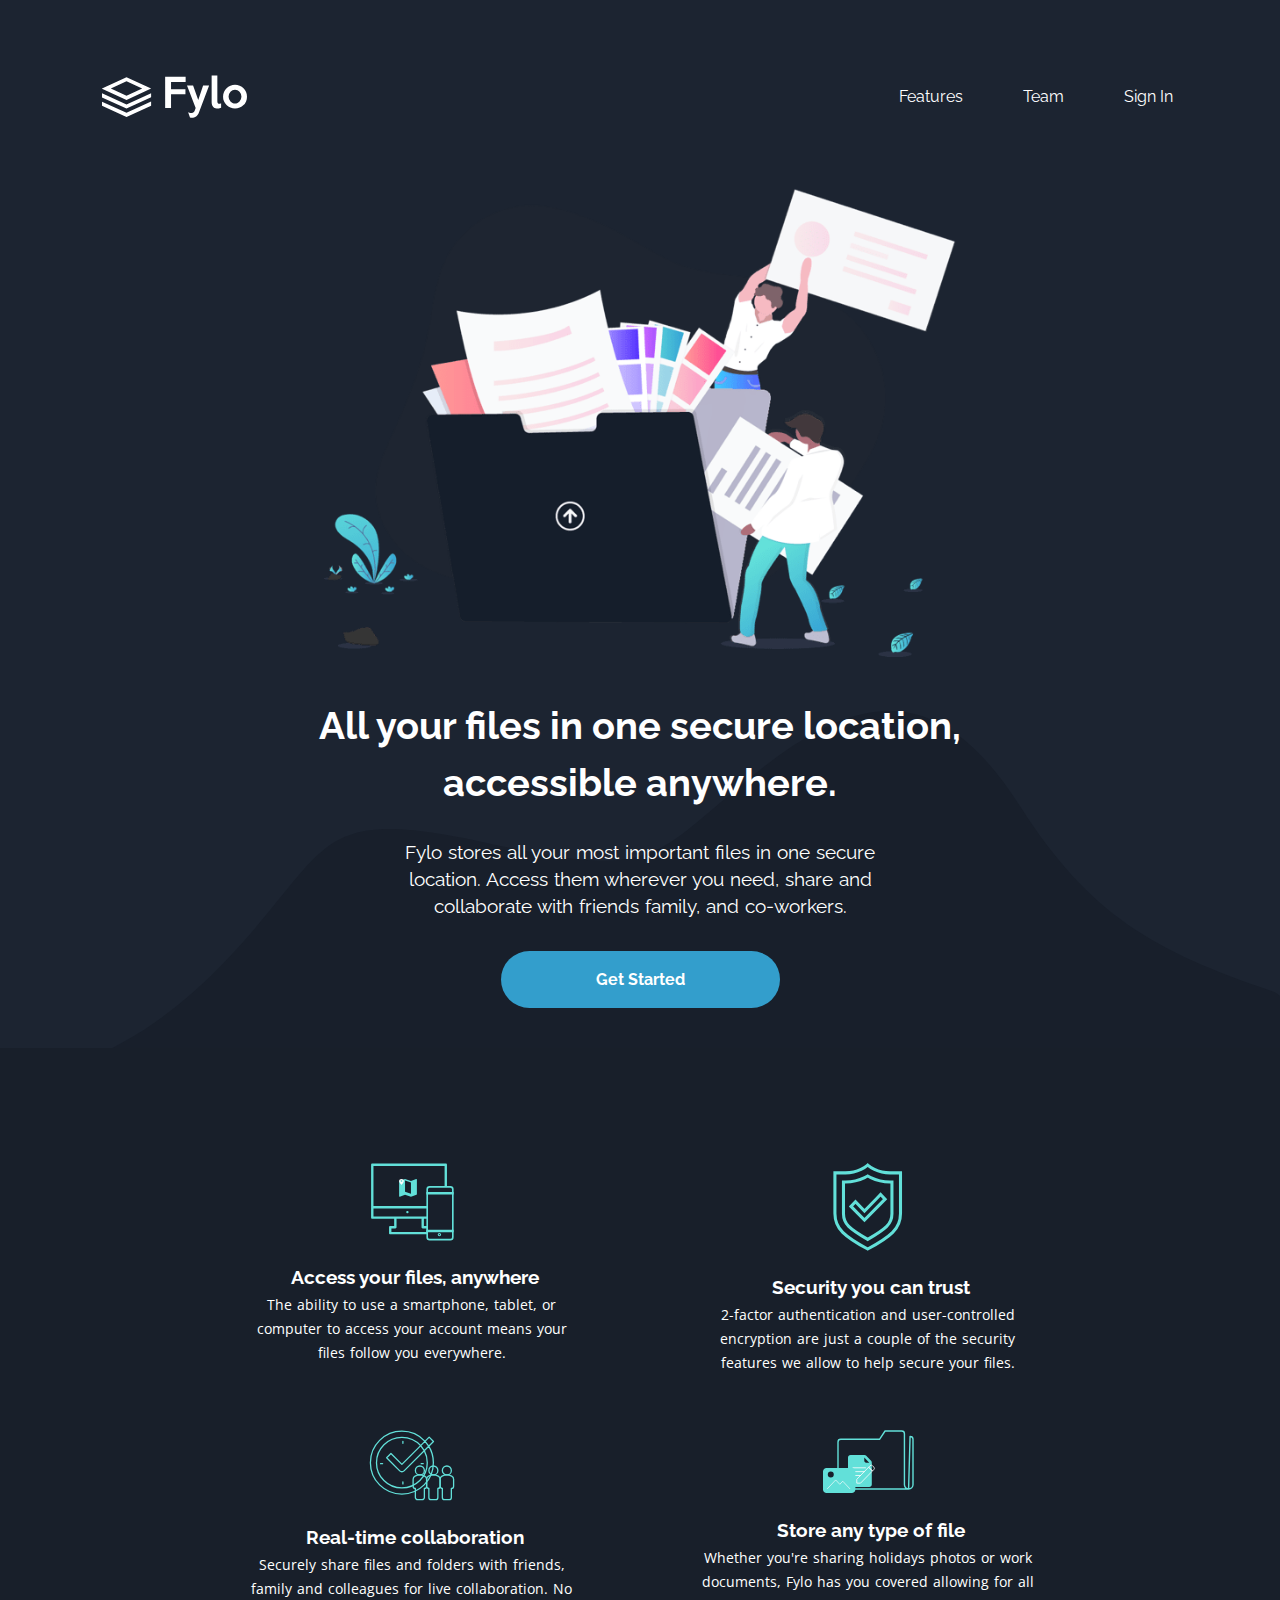
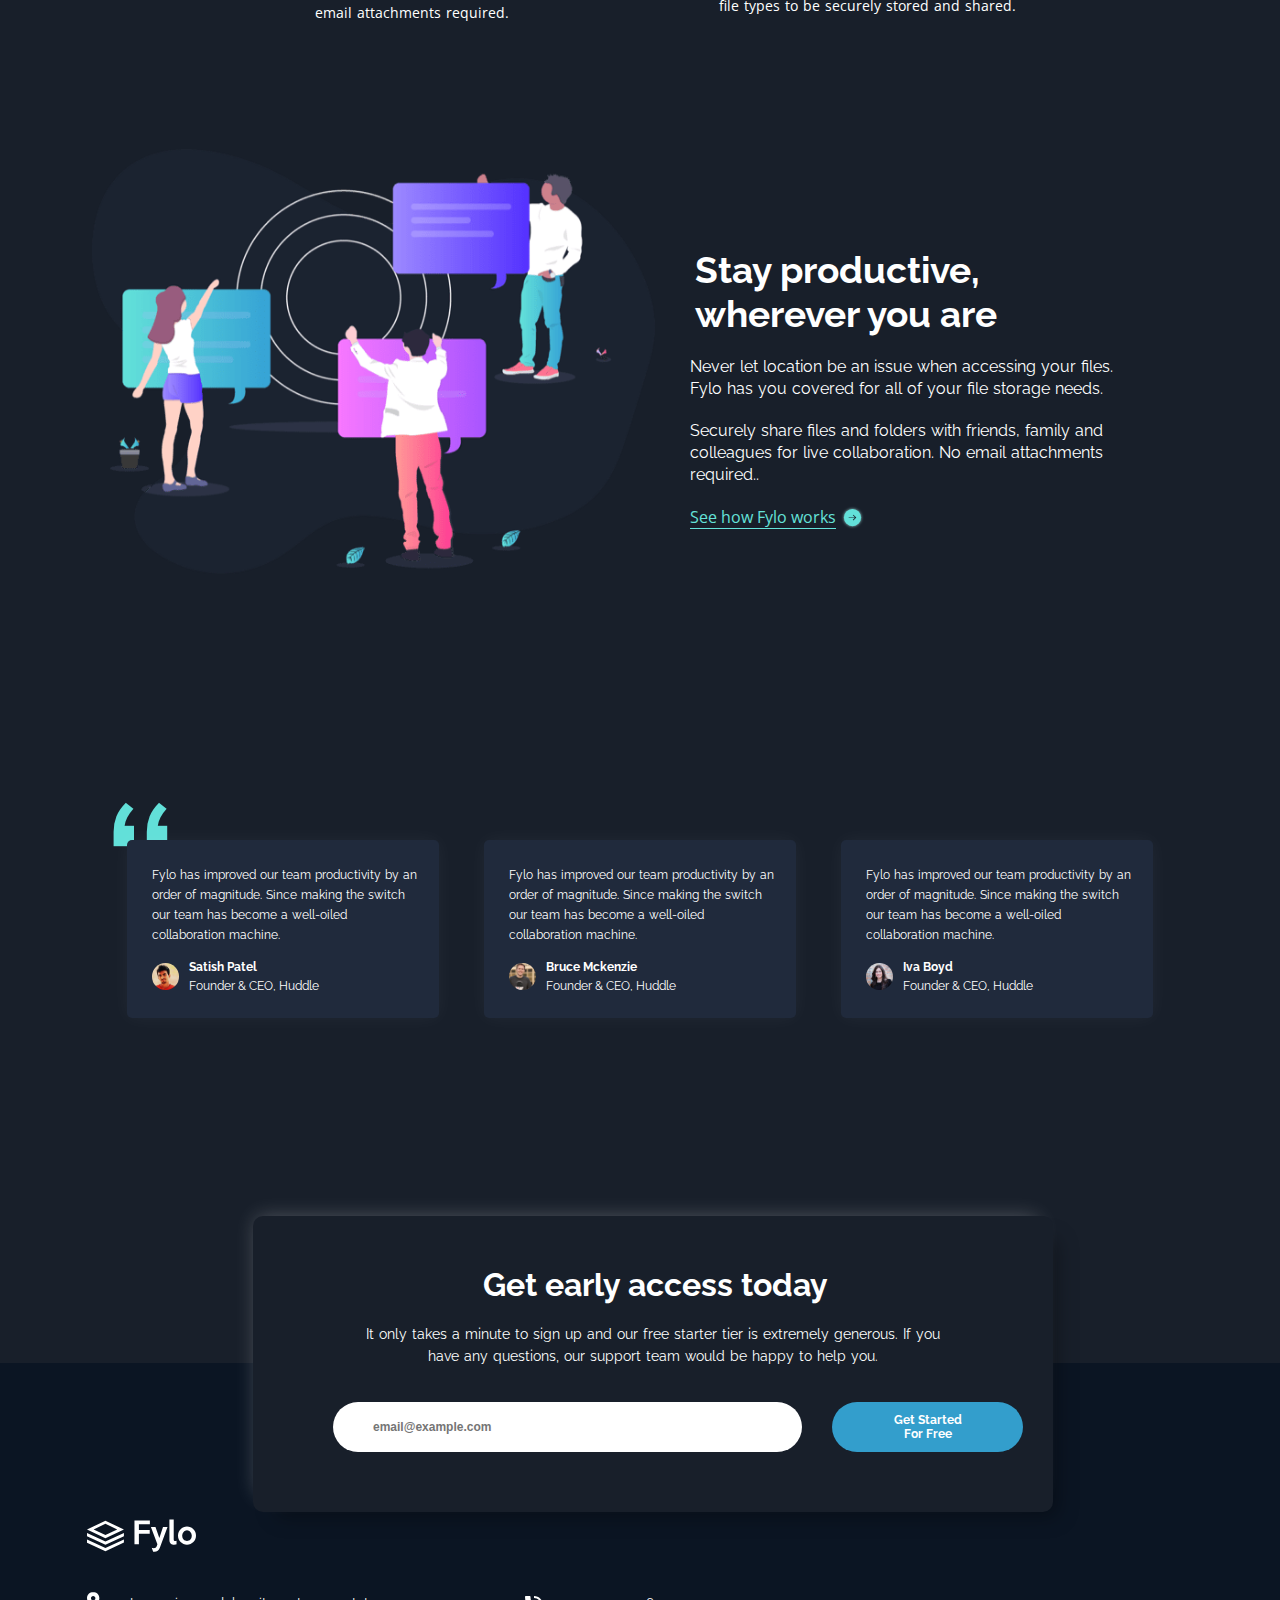
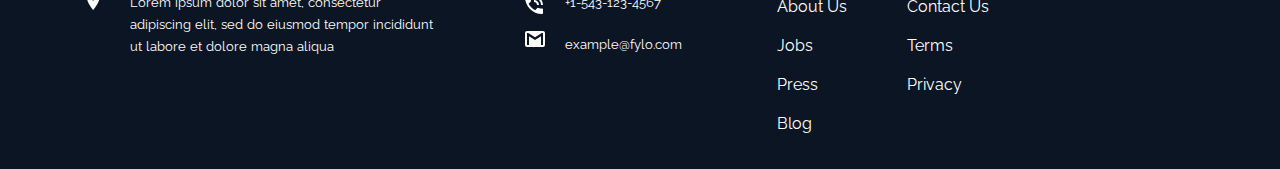
<file: FYLO-DARK-THEME-LANDING-PAGE-MASTER/index.html>
<!DOCTYPE html>
<html lang="es">
<head>
  <meta charset="UTF-8">
  <meta name="viewport" content="width=device-width, initial-scale=1.0"> 
  <link rel="icon" type="image/png" sizes="32x32" href="./images/favicon-32x32.png">
  <link rel="stylesheet" type="text/css" href="estilo.css">
  <title>Practica </title>
</head>
<body>

  <header class="header">
    <div class="container">
      <nav class="header__nav"> <!-- es el nav -->
        <figure class="header__figure"> 
          <img src="images/logo.svg" alt="logo" class="logo">
        </figure>
        <div class="container__links">
          <a href="#" class="hero__link">Features</a>
          <a href="#" class="hero__link">Team</a>
          <a href="#" class="hero__link">Sign In</a>
        </div>
      </nav>

      <section class="section"> <!-- es la ilustracion y textos -->
        <figure class="section__figure">
          <img src="images/illustration-intro.png" alt="illustration" class="illustration">
        </figure>
        <div class="section__flex">
          <h1 class="title">All your files in one secure location, accessible anywhere.</h1>
          <p class="paragraph paragraph--title">Fylo stores all your most important files in one secure location. Access them wherever you need, share and collaborate with friends family, and co-workers.</p>
          <a href="#" class="cta cta--title">Get Started</a>
        </div>
      </section>

    </div>
  </header>

  <main class="main">
    <div class="wave"></div>
    <div class="container">
      
      <div class="container__grid"> <!-- son los iconos en grid -->
        <section class="main__section main__section__top"> <!-- son los que tienen icono -->
          <div class="container__main__section">
            <figure class="main__figure">
              <img src="images/icon-access-anywhere.svg" alt="" class="main__images">
            </figure>
            <h2 class="subtitle subtitle--main">Access your files, anywhere</h2>
            <p class="paragraph paragraph--main">The ability to use a smartphone, tablet, or computer to access your account means your files follow you everywhere.</p>
          </div>
        </section>
  
        <section class="main__section"> <!-- son los que tienen icono -->
          <div class="container__main__section">
            <figure class="main__figure">
              <img src="images/icon-security.svg" alt="" class="main__images">
            </figure>
            <h2 class="subtitle subtitle--main">Security you can trust</h2>
            <p class="paragraph  paragraph--main">2-factor authentication and user-controlled encryption are just a couple of the security features we allow to help secure your files.</p>
          </div>
        </section>
  
        <section class="main__section"> <!-- son los que tienen icono -->
          <div class="container__main__section container__main__cambio">
            <figure class="main__figure">
              <img src="images/icon-collaboration.svg" alt="" class="main__images">
            </figure>
            <h2 class="subtitle subtitle--main">Real-time collaboration</h2>
            <p class="paragraph  paragraph--main">Securely share files and folders with friends, family and colleagues for live collaboration. No email attachments required.</p>
          <div>
        </section>
  
        <section class="main__section"> <!-- son los que tienen icono -->
          <div class="container__main__section container__main__cambio">
            <figure class="main__figure">
              <img src="images/icon-any-file.svg" alt="imagen__cuatro" class="main__images">
            </figure>
            <h2 class="subtitle subtitle--main">Store any type of file</h2>
            <p class="paragraph paragraph--main">Whether you're sharing holidays photos or work documents, Fylo has you covered allowing for all file types to be securely stored and shared.</p>
          </div>
        </section>
      </div>

      <section class="main__section"> <!-- es la ilustracion central -->
        <div class="container__figure">
          <figure class="central__figure">
            <img src="images/illustration-stay-productive.png" alt="illustration-main" class="main__illustration">
          </figure>
          <div class="main__container__texts">
            <h2 class="subtitle subtitle--cambio">Stay productive, wherever you are</h2>
            <p class="paragraph paragraph--ilustracion ">Never let location be an issue when accessing your files. Fylo has you covered for all of your file storage needs.</p>
            <p class="paragraph paragraph--ilustracion ">Securely share files and folders with friends, family and colleagues for live collaboration. No email attachments required..</p>
            <div class="cta__flex">
              <a href="#" class="main__cta">See how Fylo works</a>
              <figure class="image_arrow">
                <img src="images/icon-arrow.svg" alt="" class="arrow">
              </figure> 
            </div>
          </div>
        </div>
      </section>

      <section class="main__section"> <!-- son las cards -->
        <div class="quote"></div>
          <div class="cartas__flex">
            <section class="main__card ">  <!-- es cada carta con las citas -->
              <div class="card__flex">
                <p class="paragraph paragraph--card">Fylo has improved our team productivity by an order of magnitude. Since making the switch our team has become a well-oiled collaboration machine.</p>
                <div class="profile__flex">
                  <figure class="card__figure">
                    <img src="images/profile-1.jpg" class="img__profile">
                  </figure>
                  <div class="datos__flex">
                    <h3 class="card__name">Satish Patel</h3>
                    <p class="card__puesto">Founder & CEO, Huddle</p>
                  </div>
                </div>
              </div>
            </section>

            <section class="main__card ">  <!-- es cada carta con las citas -->
              <div class="card__flex">
                <p class="paragraph paragraph--card">Fylo has improved our team productivity by an order of magnitude. Since making the switch our team has become a well-oiled collaboration machine.</p>
                <div class="profile__flex">
                  <figure class="card__figure">
                    <img src="images/profile-2.jpg" class="img__profile">
                  </figure>
                  <div class="datos__flex">
                    <h3 class="card__name">Bruce Mckenzie</h3>
                    <p class="card__puesto">Founder & CEO, Huddle</p>
                  </div>
                </div>
              </div>
            </section>

            <section class="main__card ">  <!-- es cada carta con las citas -->
              <div class="card__flex">
                <p class="paragraph paragraph--card">Fylo has improved our team productivity by an order of magnitude. Since making the switch our team has become a well-oiled collaboration machine.</p>
                <div class="profile__flex">
                  <figure class="card__figure">
                    <img src="images/profile-3.jpg" class="img__profile">
                  </figure>
                  <div class="datos__flex">
                    <h3 class="card__name">Iva Boyd</h3>
                    <p class="card__puesto">Founder & CEO, Huddle</p>
                  </div>
                </div>
              </div>
            </section>
        </div>
      </section>
      
    </div>   
  </main>

  <footer class="footer">
    <div class="container container--footer">

      <aside class="aside">
        <div class="aside__flex">
          <h2 class="subtitle subtitle--aside">Get early access today</h2>
          <p class="paragraph paragraph--aside">It only takes a minute to sign up and our free starter tier is extremely generous. If you have any questions, our support team would be happy to help you.</p>
          <div class="imput__container">
            <form class="form__aside">
              <input type="email"  placeholder="email@example.com" class="input__aside">
            </form>
            <a href="#" class="cta cta--aside">Get Started For Free</a>
          </div>
        </div>
      </aside>

      <section class="footer__final">
        <figure class="footer__logo__container">
          <img src="images/logo.svg" class="footer__logo">
        </figure>

        <div class="container__contact">
          <div class="flex__footer">
            <div class="contact__icons">
              <img src="images/icon-location.svg" class="icons icon-location">
              <img src="images/icon-phone.svg" class="icons icon-phone" >
              <img src="images/icon-email.svg" class="icons icon-email">
            </div>
    
            <div class="contact__texto">
              <p class="paragraph paragraph--footer">Lorem ipsum dolor sit amet, consectetur adipiscing elit, sed do eiusmod tempor incididunt ut labore et  dolore magna aliqua</p>
              <p class="paragraph paragraph--footer">+1-543-123-4567</p>
              <p class="paragraph paragraph--footer">example@fylo.com</p>
            </div>
          </div>
          
          <div class="section__social">
            <div class="container__social">
              <ul class="social social__footer">
                <li><a href="#" class="social__links"> About Us</a></li>
                <li><a href="#" class="social__links">Jobs</a></li>
                <li><a href="#" class="social__links">Press</a></li>
                <li><a href="#" class="social__links">Blog</a></li>
              </ul>
        
              <ul class="social social__footer">
                <li><a href="#" class="social__links">Contact Us</a></li>
                <li><a href="#" class="social__links">Terms</a></li>
                <li><a href="#" class="social__links">Privacy</a></li>
              </ul>
            </div>
          </div>
        </div>

        <div class="container__contact--desktop">

          <div class="primer">
            <figure>
              <img src="images/icon-location.svg" class="icons--desktop icon-location">
            </figure>
            <p class="paragraph paragraph--footer">Lorem ipsum dolor sit amet, consectetur adipiscing elit, sed do eiusmod tempor incididunt ut labore et  dolore magna aliqua</p>
          </div>

          <div class="contact__desktop">
            <div class="contact__icons--desktop">
              <figure>
                <img src="images/icon-phone.svg" class="icons--desktop icon-phone" >
              </figure>
              <figure>
                <img src="images/icon-email.svg" class="icons--desktop icon-email">
              </figure>
            </div>
              
            <div class="contact__texto--desktop">
              <p class="paragraph paragraph--footer">+1-543-123-4567</p>
              <p class="paragraph paragraph--footer">example@fylo.com</p>
            </div>
          </div>    
          
          <div class="container__social--desktop">
            <ul class="social social__footer">
              <li><a href="#" class="social__links"> About Us</a></li>
              <li><a href="#" class="social__links">Jobs</a></li>
              <li><a href="#" class="social__links">Press</a></li>
              <li><a href="#" class="social__links">Blog</a></li>
            </ul>        

            <ul class="social social__footer">
              <li><a href="#" class="social__links">Contact Us</a></li>
              <li><a href="#" class="social__links">Terms</a></li>
              <li><a href="#" class="social__links">Privacy</a></li>
            </ul>
          </div>

        </div>
      </section>
    </div>  <!-- fin contenedor -->
  </footer>

</body>
</html>
</file>
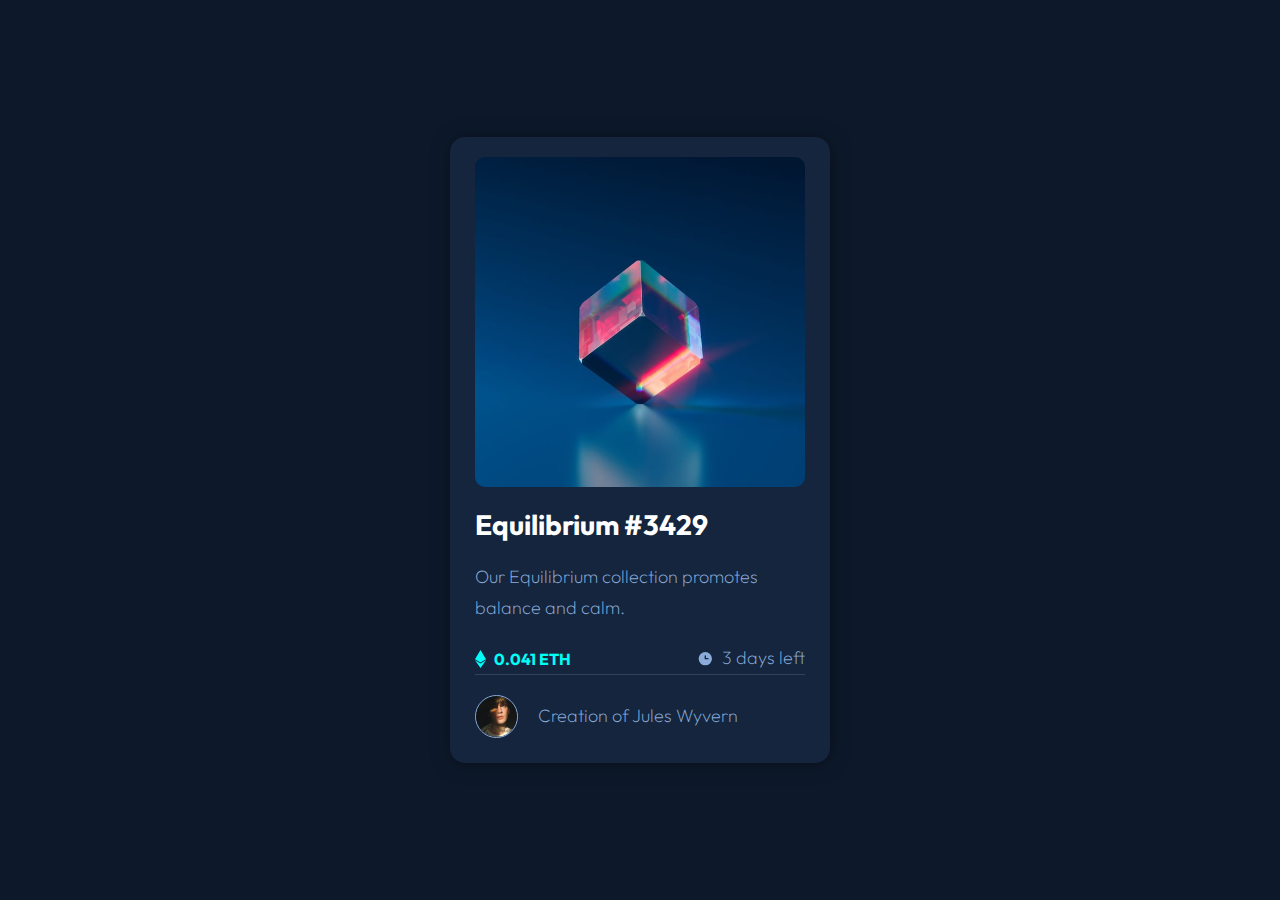
<file: NFT-PREVIEW-CARD-COMPONENT-MAIN/index.html>
<!DOCTYPE html>
<html>
<head>
  <meta charset="UTF-8">
  <meta name="viewport" content="width=device-width, initial-scale=1.0">
  <link rel="icon" type="image/png" sizes="32x32" href="./images/favicon-32x32.png">
  <link rel="stylesheet" href="estilo.css">
  <title>Frontend Mentor | NFT preview card component</title>
</head>
<body>

  <div class="card">
      <figure class="card__figure">
        <img src="images/image-equilibrium.jpg" class="imagen" alt="imagen">
        <div class="overlay">
          <img src="images/icon-view.svg" alt="view-icon">
        </div>
      </figure>
        <h1 class="title">Equilibrium #3429</h1>
        <p class="paragraph">Our Equilibrium collection promotes balance and calm.</p>
        
      <div class="informacion">
        <div>
          <img src="images/icon-ethereum.svg" alt="eth">
          <h2 class="subtitle">0.041 ETH</h2>
        </div>
        <div>
          <img src="images/icon-clock.svg" alt="clock">
          <p class="paragraph paragraph--icon ">3 days left</p>
        </div>
      </div>
      
      <footer class="footer">
        <figure class="footer_figure">
          <img src="images/image-avatar.png" class="footer__img" alt="avatar">
        </figure>
        <p class="paragraph">Creation of <span>Jules Wyvern</span></p> 
      </footer>
  </div>
  
</body>
</html>
</file>
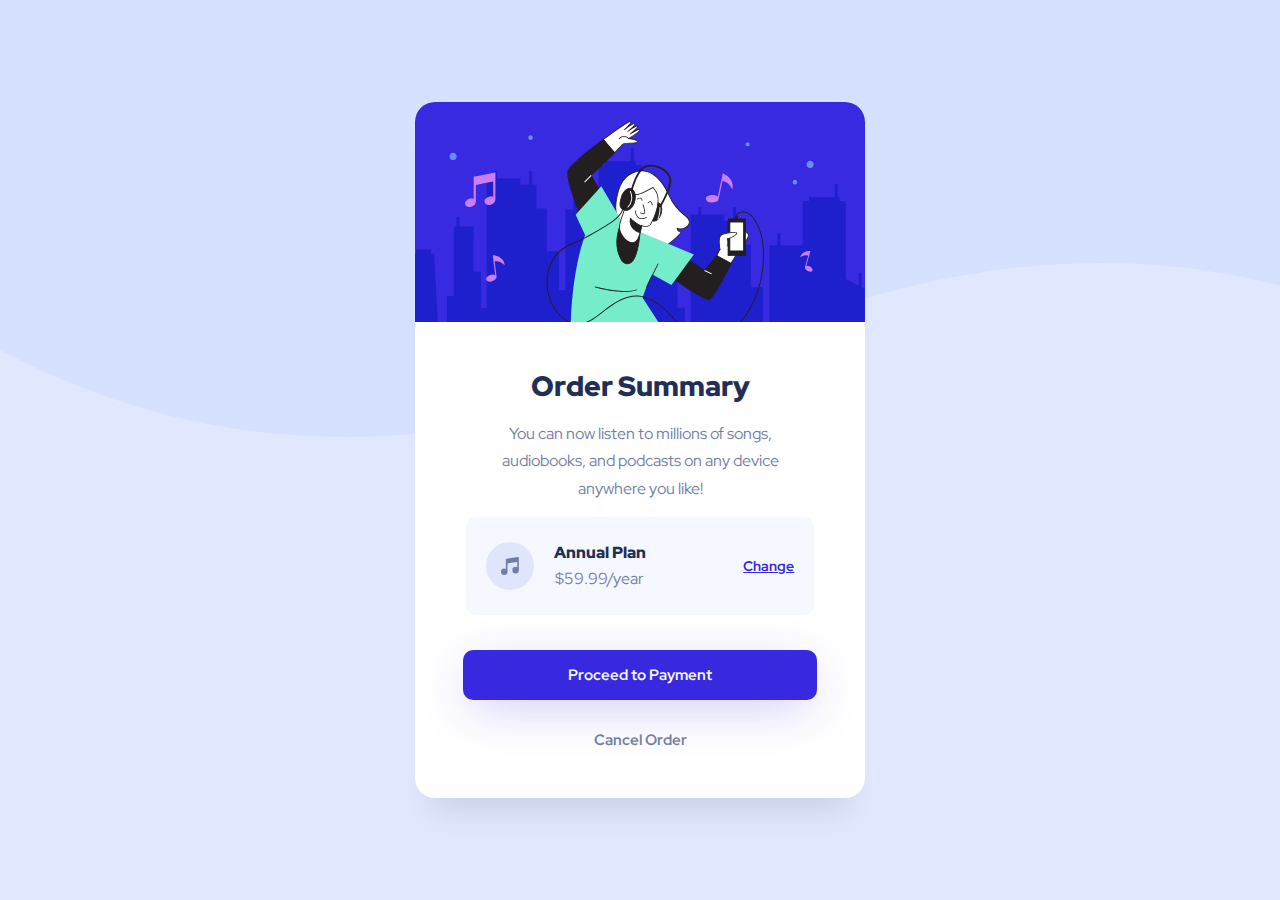
<file: ORDER-SUMMARY-COMPONENT-MAIN/index.html>
<!DOCTYPE html>
<html lang="en">
<head>
  <meta charset="UTF-8">
  <meta name="viewport" content="width=device-width, initial-scale=1.0"> 
  <link rel="icon" type="image/png" sizes="32x32" href="./images/favicon-32x32.png">
  <title>Frontend Mentor | Order summary card</title>
  <link rel="stylesheet" href="estilos.css">
</head>
<body>

  <div class="wave"></div>
  <main class="card">
    <figure class="card__image-contain">
      <img src="images/illustration-hero.svg" class="card__image" alt="">
    </figure>
    <section class="card__texts-container">
      <h1 class="title">Order Summary</h1>
      <p class="paragraph">You can now listen to millions of songs, audiobooks, and podcasts on any device anywhere you like!</p>
      <div class="container__wrap">
        <div class="container">
          <figure class="icon_music-container">
            <img src="images/icon-music.svg" class="icon__music" alt="">
          </figure>
          <div class="container-price">
            <h2 class="subtitle">Annual Plan</h2>
            <span class="price">$59.99/year</span>
          </div>
        </div>
        <span class="change">Change</span>
      </div>
      <a href="#" class="cta">Proceed to Payment</a>
      <a href="#" class="cta cta--white">Cancel Order</a>
    </section>
  </main>

</body>
</html>
</file>
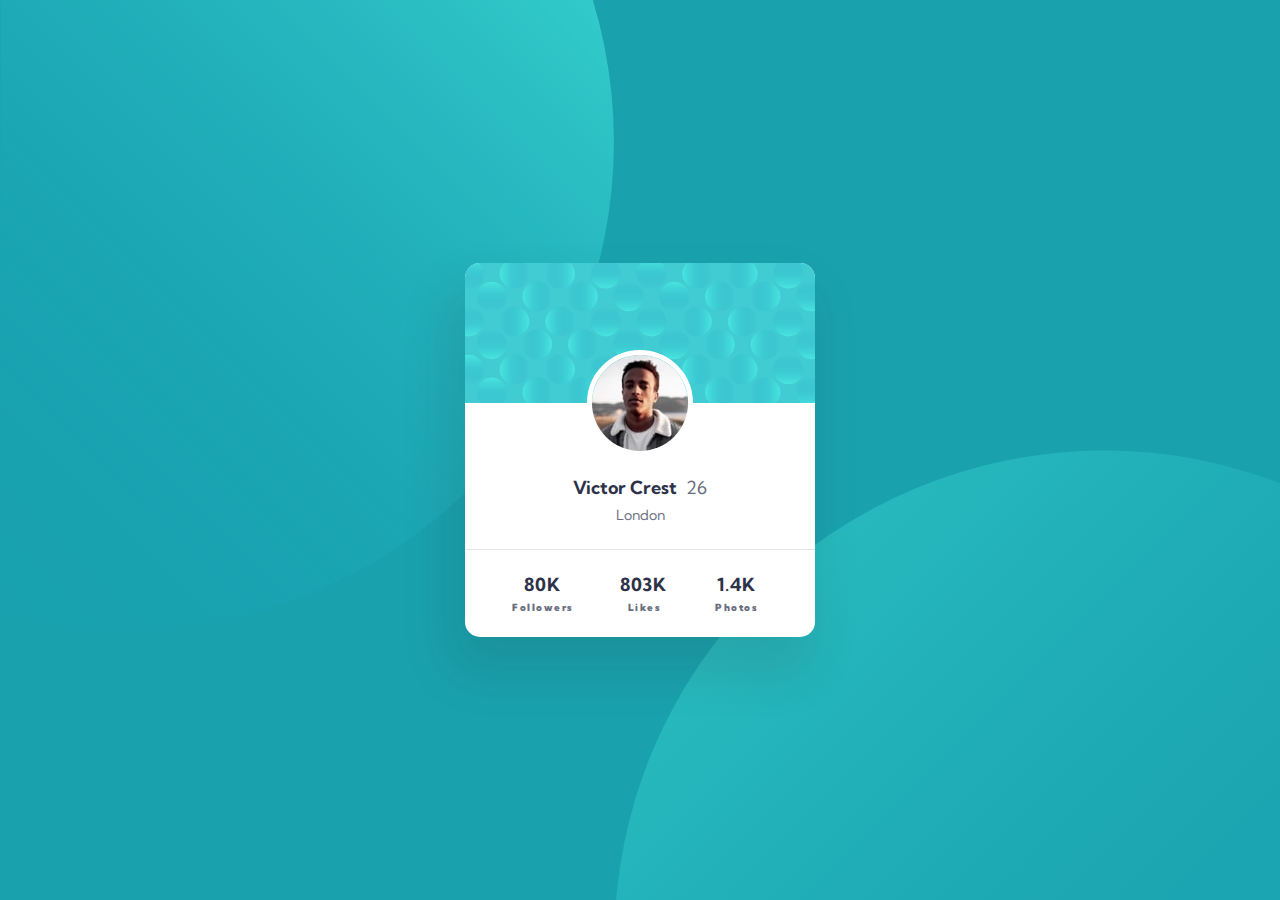
<file: PROFILE-CARD-COMPONENT-MAIN/index.html>
<!DOCTYPE html>
<html lang="es">
<head>
  <meta charset="UTF-8">
  <meta name="viewport" content="width=device-width, initial-scale=1.0">
  <link rel="icon" type="image/png" sizes="32x32" href="./images/favicon-32x32.png">
  <title>Frontend Mentor | Profile card component</title>
  <link rel="stylesheet" href="estilos.css">
</head>
<body>

  <div class="bg">
    <div class="bg__item1">
      <img src="./images/bg-pattern-top.svg" alt="Background Top">
    </div>
    <div class="bg__item2">
      <img src="./images/bg-pattern-bottom.svg" alt="Background Bottom">
    </div>
  </div>

  </div>
  <main class="card">
    <figure class="pattern__container">
      <img src="images/bg-pattern-card.svg" alt="" class="pattern">
      <img src="images/image-victor.jpg" alt="" class="perfil">
    </figure>
    <div class="texts__container"> 
      <h1 class="title">Victor Crest <span>26</span></h1> 
      <p class="city">London</p> 
    </div> 
    <div class="card__container">
      <div>
        <h2 class="subtitle">80K</h2>
        <p class="description">Followers</p>
      </div>
      <div>
        <h2 class="subtitle">803K</h2>
        <p class="description">Likes</p>
      </div>
      <div>
        <h2 class="subtitle">1.4K</h2>
        <p class="description">Photos</p>
      </div>
    </div>
  </main>

</body>
</html>
</file>
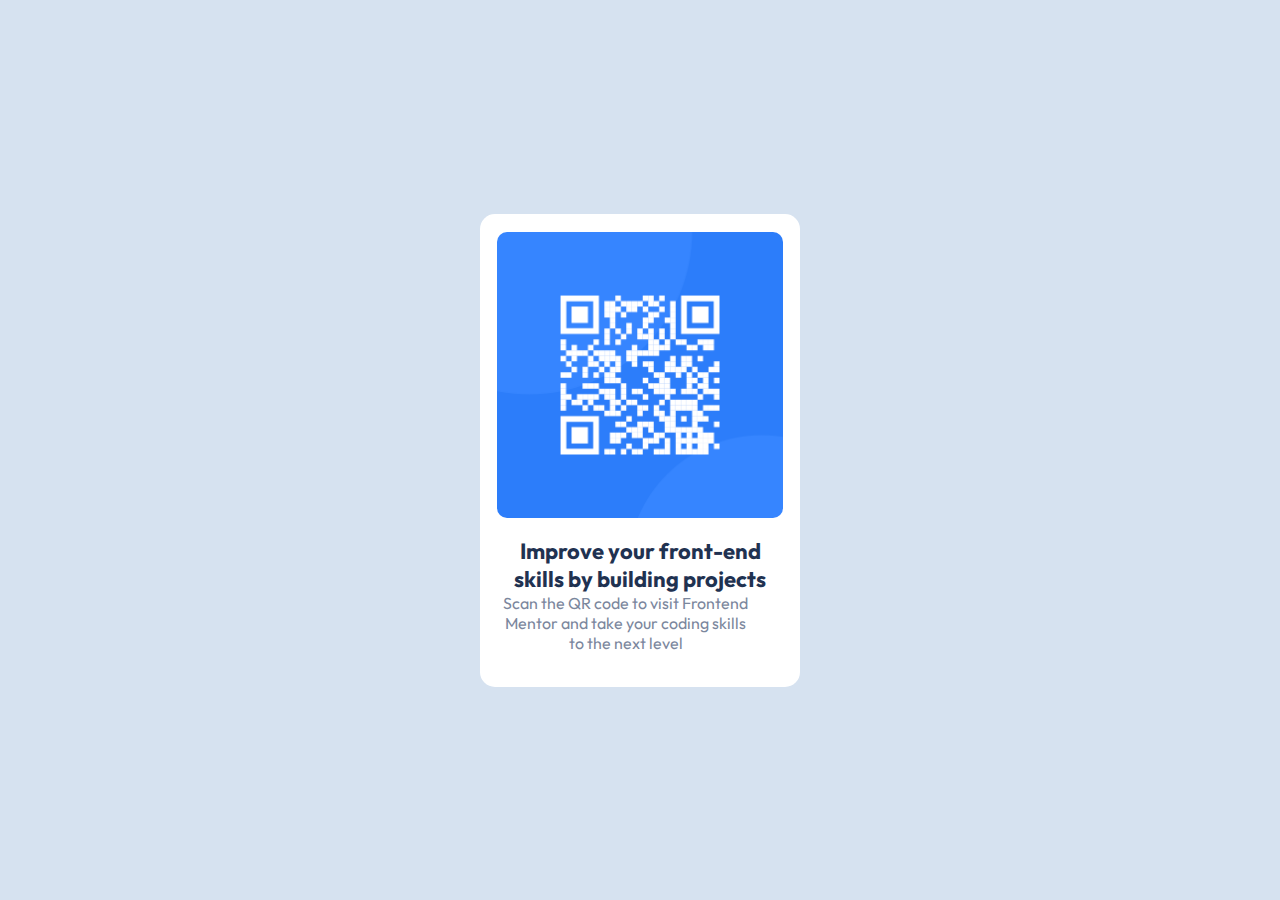
<file: QR-CODE-COMPONENT-MAIN/index.html>
<!DOCTYPE html>
<html lang="en">
<head>
  <meta charset="UTF-8">
  <meta name="viewport" content="width=device-width, initial-scale=1.0"> 
  <link rel="icon" type="image/png" sizes="32x32" href="./images/favicon-32x32.png">
  <title>Frontend Mentor | QR code component</title>
  <link rel="stylesheet" href="style.css">
  </style>
</head>
<body>

  <main class="card">
    <figure class="card__figure">
      <img src="images/image-qr-code.png" alt="QR code">
    </figure>
    <div class="info-block">
      <h1 class="title">Improve your front-end skills by building projects</h1>
      <p class="description">Scan the QR code to visit Frontend Mentor and take your coding skills to the next level</p>
    </div>
  </main>


  

</body>
</html>
</file>
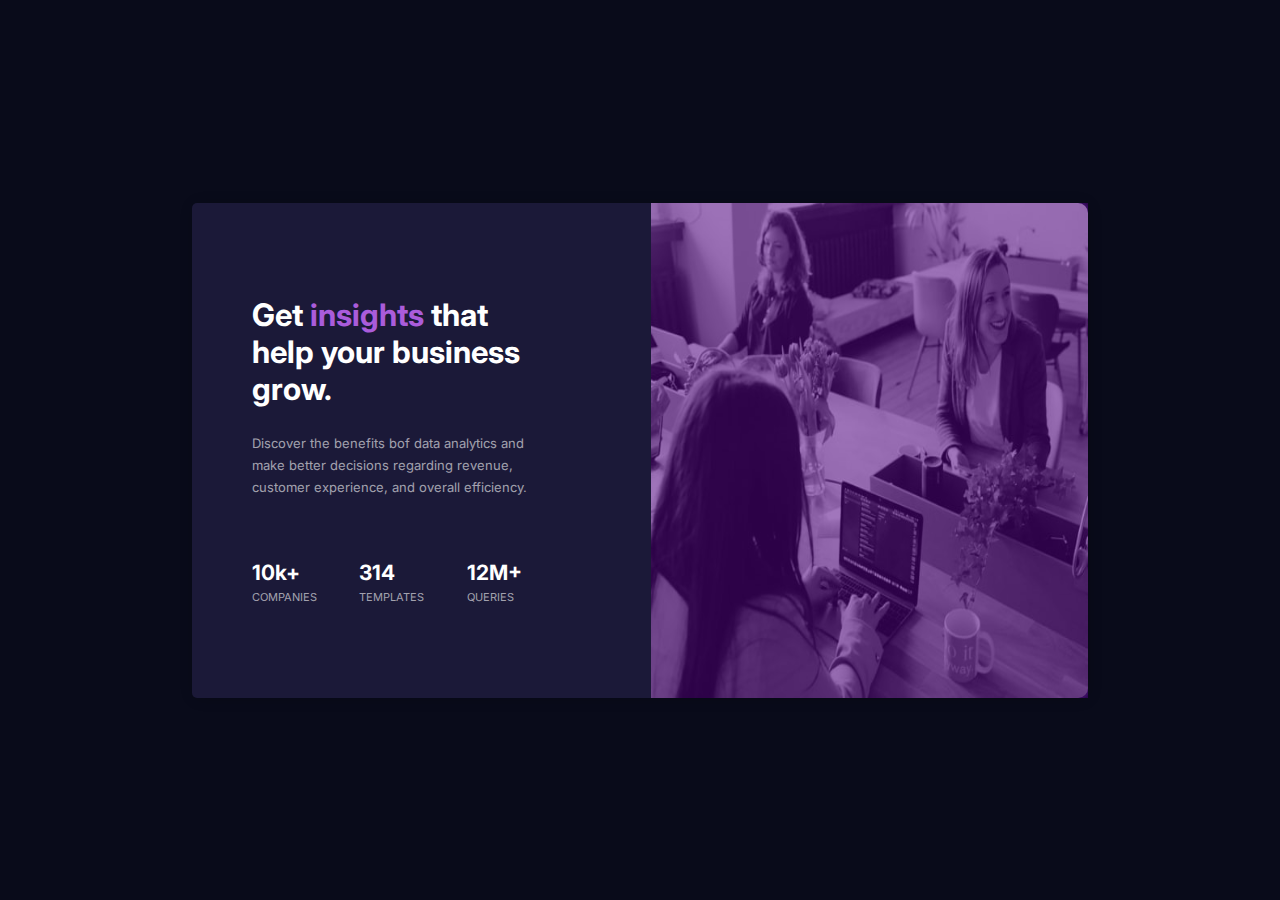
<file: STATS-PREVIEW-CARD-COMPONENT-MAIN/index.html>
<!DOCTYPE html>
<html lang="en">
<head>
  <meta charset="UTF-8">
  <meta name="viewport" content="width=device-width, initial-scale=1.0"> 
  <link rel="icon" type="image/png" sizes="32x32" href="./images/favicon-32x32.png">
  <title>Frontend Mentor | Stats preview card component</title>
  <link rel="stylesheet" href="style.css">
</head>
<body>

  <main class="card">
    <section class="flex">
      <figure>
        <img src="images/image-header-desktop.jpg" alt="image-header-desktop">
      </figure>
      <div class="content">
        <div class="container__texts">
          <div>
            <h1 class="title">Get <span>insights</span> that help your business grow.</h1>
            <p class="description">Discover the benefits bof data analytics and make better decisions regarding revenue, customer   experience, and overall efficiency.</p>    
          </div>
          <div class="container__info">
            <div class="info">
              <h2>10k+</h2>
              <p>companies</p>
            </div>
            <div class="info">
              <h2>314</h2>
              <p>templates</p>
            </div>
            <div class="info">
              <h2>12M+</h2>
              <p>queries</p>
            </div>
          </div>
      </div>
      </div>
    </section>
  </main>

</body>
</html>
</file>
<file: FYLO-DARK-THEME-LANDING-PAGE-MASTER/estilo.css>
@import url('https://fonts.googleapis.com/css2?family=Open+Sans:wght@400;700&family=Raleway:wght@400;700&display=swap');

*{
    margin: 0;
    padding: 0;
    box-sizing: border-box;
}

:root{
    /*fonts*/
	--font-headings: 'Open Sans', sans-serif; 
	--font-body: 'Raleway', sans-serif; 

    /* colors */
    --dark-blue-intro: hsl(217, 28%, 15%);            
    --dark-blue-testimonios: hsl(219, 30%, 18%);    
    --dark-blue-main: hsl(218, 28%, 13%);          
    --dark-blue-footer: hsl(216, 53%, 9%) ;          

    /* Acentos */
    --cyan: hsl(176, 68%, 64%);           
    --blue: hsl(198, 60%, 50%);             
    --light-red: hsl(0, 100%, 63%);        
    --white: hsl(0, 0%, 100%);
}

body{
    font-family: var(--font-body);
    background-color: var(--dark-blue-intro);
}

.container{
    width: 90%;
    max-width: 600px;
    margin: 0px auto;
    text-align: center;
}

.header__nav{ /* barra navegacion */
    display: flex;
    align-items: center;
    justify-content: space-between;
    margin: 13px 0 25px;
    padding: 10px 0 20px;
}

.container__links{  /* flex links */
    display: flex;
    align-items: center;
    justify-content: center;
    gap: 12px;
}

 .hero__link{  /*links */
    display: inline-block;
    padding: 5px;
    font-size: .8rem;
    text-decoration: none;
    color: var(--white);
}

.hero__link:hover{
    font-weight: 900;
    text-decoration: underline;
}

.header__figure{
    width: 30%;
}

.logo{
    display: block;
    width: 80%;    
}

.illustration{
    display: block;
    width: 92%;
    margin: auto;
}

.section__flex{ /* flex, ilustracion, texts */
    display: flex;
    flex-direction: column;
    justify-content: center;
    align-items: center;
    margin: 20px 0 0;
    padding: 10px;
    padding-bottom: 25px;
    gap: 15px;
}

.title{
    line-height: 2.3rem;
    color: var(--white);
}

.paragraph{
    font-size: 13px;
    line-height: 22px;
    word-spacing: 1px;
    color: var(--white);
}

.cta{
    display: inline-block;
    padding: 16px 82px;
    font-size: 14px;
    font-weight: 700;
    text-decoration: none;
    color: var(--white);
    border-radius: 50px;
    background-color: var(--blue);
}

.cta:hover{
    background-color: var(--cyan);
    cursor: pointer;
}

.wave{
    position: absolute;
    top: -253px;
    background: url(images/bg-curvy-mobile.svg) no-repeat center;
    background-size: contain; 
    width: 100vw;
    height: 63vh;
    z-index: -1;
}

/** main **/

.main{
    background-color: var(--dark-blue-main);
    position: relative;
}

.main__section__top{
    padding-top: 50px;
}

.container__main__section{
    display: flex;
    flex-direction: column;
    justify-content: center;
    align-items: center;
    margin-top: 50px;
    padding: 15px 15px 40px;
    gap: 5px;
}

.main__images{  /* iconos imagenes */
    display: block;
    margin: auto;
    width: 75%;
}

.paragraph--main{
    font-size: 14px;
    padding: 15px 0 20px;
    font-family: var(--font-headings);
}

.main__illustration{ /* ilustracion central */
    display: block;
    width: 100%;
    padding: 60px 0 50px;
}

.main__container__texts{ /* flex textos */
    display: flex;
    flex-direction: column;
    justify-content: center;
    align-items: flex-start;
    text-align: left;
    gap: 10px;
}

.cta__flex{ /* cta flex */
    display: flex;
    justify-content: center;
    gap: 5px;
}

.main__cta{  /* cta sin fondo */
    font-size: 11px;
    text-decoration: none;
    border-bottom: 1px solid;
    color: var(--cyan);
}

.cta__flex:hover > *{
    color: var(--white);
    filter: saturate(0) brightness(1.3);
}

.subtitle{
    padding-left: 5px;
    font-size: 18px;
    margin-top: 30px;
    color: var(--white);
}

.subtitle--cambio{
    margin-top: -10px;
    font-size: 17px;
}

/** cards **/

.main__card{ /* son las cartas */
    text-align: left;
    margin: 30px 0px;   
    border-radius: 5px;
    background-color: var(--dark-blue-testimonios);
    box-shadow: 0 0 20px rgba(255, 255, 255, 0.048);
    position: relative;
    z-index: 2;
}

.quote{
    position: relative;
    top: 37px;
    left: -3px;
    width: 32px;
    height: 32px;
    background: url(images/bg-quotes.png) no-repeat center;
    background-size: contain;
    margin-top: 50px;
    z-index: 1;
}

.main__card:hover{
    background-color: hsla(180, 81%, 36%, 0.774);
    transition: .8s ease;
    animation: 2.5s infinite alternate ease escale;
}

@keyframes escale {
    from{
        transform: scale(1);
    }

    to{
    transform: scale(1.02);
    }
}

.card__flex{ /* flex para todo dentro de la card */
    display: flex;
    flex-direction: column;
    justify-content: center;
    align-items: flex-start;
    padding: 25px 20px 25px 25px;   
    gap: 15px;
}

.profile__flex{ /* flex para imagen y textos */
    display: flex;
    justify-content: flex-start;
    align-items: center;
    gap: 10px;
}

.datos__flex{ /* flex para solo textos */
    display: flex;
    flex-direction: column;
    justify-content: center;
    align-items: flex-start;
    gap: 5px;
}

.paragraph--cards{  /* texto de la card*/
    font-size: 11px;
    font-family: var(--font-headings);
}

.card__figure{  
    width: 10%;
}

.img__profile{  /* foto perfil */
    display: block;
    width: 100%;
    border-radius: 50%;
}

.card__name{
    font-size: 12px;
    color: white;
}

.card__puesto{
    font-size: 12px;
    color: white;
}

.main__section__final{
    padding-bottom: 300px;
}

/* aside */

.aside{ 
    max-width: 600px;
    width: 90%;
    position: absolute;
    top: -200px;
    border-radius: 10px;
    background-color: var(--dark-blue-main);
    box-shadow: 0 0 40px 0px rgb(0 0 0 / 32%);
}

.aside__flex{ /* flex para los elementos del aside */
    display: flex;
    justify-content: center;
    text-align: center;
    flex-direction: column;
    gap: 25px;
    padding: 30px;
}

.form__aside{
    display: block;
    width: 100%;
    height: 100%;
}

.imput__container{
    display: flex;
    flex-direction: column;
    justify-content: center;
    gap: 20px;
}

.input__aside{
    width: 100%;
    font-size: 12px;
    font-weight: 700;
    padding: 18px 60px;
    padding-left: 40px;
    border-radius: 50px;
    border: none;
}

.cta--aside{
    padding: 18px 60px;
}

/* footer */

.footer{
    position: relative;
    background-color: var(--dark-blue-footer);
}

.container--footer{
    padding: 230px 0 50px;
}

.flex__footer{
    display: flex;
    text-align: left;
    justify-content: center;
}

.contact__icons{
    display: flex;
    flex-direction: column;
    align-items: center;
}

.contact__texto{
    display: flex;
    width: 80%;
    flex-direction: column;
    padding: 5px;
    gap: 18px;
}

.footer__logo__container{
    width: 50%;
    margin: 0 10px 40px 20px;
}

.footer__logo{
    width: 100%;
    display: block;
}

.icons{
    width: 80%;
    padding: 5px;
}

.icon-location{
    margin-bottom: 85px;
}

.icon-phone{
    margin-bottom: 13px;
}

/* relacionados */
.section__social{
    display: flex;
    justify-content: center;
    width: 40%;
    margin-top: 50px;
}

.container__social{
    display: flex;
    flex-direction: column;
    justify-content: center;
    gap: 35px;
}

.social{
    display: flex;
    flex-direction: column;
    justify-content: center;
    text-align: left;
    list-style: none;
    padding: 5px;
    gap: 20px;
}

.social__links{
    display: inline-block;
    font-family: var(--font-open);
    text-decoration: none;
    color: var(--white);
}

.container__contact--desktop{  /*contact, icons lo volvi a hacer*/
    display: none;
}

.main{
    padding-bottom: 250px;
}


@media screen and (min-width:1240px) {

    .container{
        max-width: 95%;
        width: 95%;
    }

    .header__nav{
        margin: 0;
        padding: 75px 70px 40px;
    }

    .logo{
        width: 45%;
    }

    .container__links{  /* los enlaces del header */
        gap: 50px;
    }

    .hero__link{
        font-size: 1rem;
    }

    .illustration{
        width: 52%;
        margin-top: 30px;
    }

    .section__flex{  /* flex del titulo principal */
        margin: 0;
        padding: 40px;
        gap: 50px;
    }
    
    .title{
        width: 60%;
        font-size: 2.4rem;
        line-height: 1.5;
    }

    .paragraph--title {
        width: 50%;
        font-size: 1.2rem;
        line-height: 1.7rem;
        padding: 10px 20px;
        margin-top: -33px;
    }

    .cta--title{
        font-size: 16px;
        padding: 19px 95px;
        margin-top: -30px;
    }

    /** main **/

    .main{
        padding-bottom: 0;
    }

    .main__section__top{
        padding-top: 0;
    }

    .container__grid{
        width: 75%;
        display: grid;
        margin: 0 auto;
        padding-top: 50px;
        grid-template-columns: repeat(2, 50%);
        grid-auto-rows: auto;
    }

    .main__images{  /* iconos tamaño */
        width: 100%;
    }

    .subtitle--main{
        font-size: 1.2rem;
        margin-top: 20px;
    }
    
    .paragraph--main{
        width: 80%;
        font-size: .85rem;
        line-height: 1.5rem;
        padding: 0;
    }

    .container__main__cambio{ /* para quitar margin a los de abajo */
        margin-top: 0;
    }


    /** ilustracion **/

    .container__figure{  /* acomoda la imagen y textos */
        display: flex; 
        justify-content: space-between;
        align-items: center;
        margin: 79px 0;
        gap:60px;
    }

    .central__figure{
        margin-left: 60px;
    }

    .main__illustration{
        padding: 0;
    }
    
    .subtitle--cambio {
        width: 60%;
        font-size: 2.3rem;
        margin-top: 0;
    }
    
    .main__container__texts{  /* textos a lado de la ilustracion */
        width: 50%;
        margin: 55px 0 0 -25px;
        padding: 20px;
        padding-left: 0;
        gap: 20px;
    }
    
    .paragraph--ilustracion{
        width: 80%;
        font-size: 1rem;
    }
    
    .main__cta{
        font-size: 1rem;
        font-family: var(--font-headings);
    }
    
    .arrow {
        width: 23px;
        display: block;
        height: 100%;
    }

    /* cards */
    .cartas__flex{
        display: flex;
        align-items: center;
        padding: 57px 95px 315px;
        gap: 45px;
    }

    .paragraph--card{
        font-size: 12px;
        line-height: 20px;
    }    

    .main__card{
        width: 330px;
    }

    /* aside */
    .aside{
        max-width: 800px;  
        top: -147px;
        left: 253px;
        padding: 20px 0 30px;
        box-shadow: -6px -8px 20px -10px #ffffff47, 14px 14px 19px -10px rgb(0 0 0 / 35%);
    }

    .subtitle--aside{
        font-size: 2rem;
        margin: 0;
    }

    .paragraph--aside{
        width: 80%;
        font-size: 14px;
        margin: auto;
        margin-bottom: 15px;
    }

    .imput__container{   /* tamaño para el input */
        display: flex;
        flex-direction: row;
        align-items: center;
        padding-left: 50px;
        gap: 30px;
    }

    .cta--aside{
        padding: 11px 55px;
        font-size: 12px;
    }

    .aside__flex{
        gap: 20px;
    }
    
    /* footer */

    .footer__logo__container{
        width: 9%;
        margin-left: 55px;
        margin-right: 0px;
    }

    .footer__logo{
        width: 100%;
    }
    
    .container--footer{
        padding: 156px 0 0;
    }
    
    .container__contact{
        display: none;
    }

    /* footer-desktop */
    .container__contact--desktop{
        display: flex;
        text-align: left;
        align-items: flex-start;
        margin-left: 55px;
        padding-bottom: 31px;
        gap: 90px;
    }

    .contact__texto--desktop{
        display: flex;
        flex-direction: column;
        justify-content: center;
        gap: 20px;
    }

    .primer{
        display: flex;
        gap: 30px;
        width: 30%;
    }

    .contact__desktop{
        display: flex;
        align-items: center;
        gap: 20px;
    }
    
    .container__social--desktop{ 
        display: flex;
        align-items: flex-start;
        gap: 50px;
    }

    .wave{
        position: absolute;
        top: -430px;
        background: url(images/bg-curvy-desktop.svg) no-repeat center;
        background-size: contain; 
        width: 100%;
        height: 65vh;
        z-index: -1;
    }

    .quote{
        position: relative;
        top: 121px;
        left: 58px;
        width: 100px;
        height: 100px;
        background: url(images/bg-quotes.png) no-repeat center;
        z-index: 1;
    }
}
</file>
<file: NFT-PREVIEW-CARD-COMPONENT-MAIN/estilo.css>
@import url('https://fonts.googleapis.com/css2?family=Outfit:wght@300;400;600&display=swap');

:root{
    /* Colores */
    --cyan: hsl(178, 100%, 50%);
    --white: hsl(0, 0%, 100%);
    --soft-blue: hsl(215, 51%, 70%);
    --very-dark-blue-card: hsl(216, 50%, 16%);  
    --very-dark-blue-main:  hsl(217, 54%, 11%);
    --very-dark-blue-linea:  hsl(215, 32%, 27%);
}

*{
    margin: 0;
    padding: 0;
    box-sizing: border-box;
}

body{
    display: flex;
    justify-content: center;
    align-items: center;
    height: 100vh;
    font-family: 'Outfit', sans-serif;
    color: var(--soft-blue);
    background-color: var(--very-dark-blue-main);
}

.card{
    display: flex;
    flex-direction: column;
    min-width: 380px;
    width: 380px;
    gap: 20px;
    padding: 20px 25px;
    border-radius: 15px;
    background-color: var(--very-dark-blue-card);
    box-shadow: 1px 1px 20px rgba(0, 0, 0, 0.431);
}

.card__figure{
    position: relative;
}

.overlay{
    display: flex;
    justify-content: center;
    align-items: center;
    width: 100%;
    height: 100%;
    position: absolute;
    top: 0;
    background-color: var(--cyan);
    border-radius: 10px;
    opacity: 0;
    transition: .5s ease;
    --cyan: hsla(178, 100%, 50%, 0.486);
}

.overlay:hover{
    cursor: pointer;
    opacity: 1;
}

.imagen{
    display: block;
    width: 100%;
    border-radius: 10px;
}

.title{
    color: white;
    font-size: 28px;
}

.title:hover, .footer span:hover{
    color: var(--cyan);
}

.paragraph{
    font-size: 18px;
    font-weight: 200;
    line-height: 1.7;
}

.subtitle{
    color: var(--cyan);
    font-size: 16px;
}

.informacion{
    display: flex;
    justify-content: space-between;
    border-bottom: 1px solid hsl(215, 32%, 27%);
}

.informacion > *{
    display: flex;
    justify-content: center;
    align-items: center;
    gap: 8px;
}

.footer{
    display: flex;
    align-items: center;
    justify-content: flex-start;
    gap: 20px;
    padding-bottom: 5px;
}

.footer_figure{
    width: 13%;
}

.footer__img{
    display: block;
    width: 100%;
    border-radius: 50%;
    border: 1px solid;
}
</file>
<file: ORDER-SUMMARY-COMPONENT-MAIN/estilos.css>
@import url('https://fonts.googleapis.com/css2?family=Red+Hat+Display:wght@500;700;900&display=swap');

*{
    margin: 0;
    padding: 0;
    box-sizing: border-box;
    /* outline: 1px solid red; */
}

:root{
--font: 'Red Hat Display', sans-serif;
--Bright-blue: hsl(245, 75%, 52%);
--Dark-blue: hsl(223, 47%, 23%);
--Desaturated-blue: hsl(224, 23%, 55%);
--Pale-blue-fondo: hsl(225, 100%, 94%);
--Very-pale-blue-card: rgb(245, 247, 255);
}

body{
    display: flex;
    justify-content: center;
    align-items: center;
    height: 100vh;
    background-color: var(--Pale-blue-fondo);
}

.card{
    max-width: 450px;
    width: 450px;
    text-align: center;
    font-family: var(--font);
    border-radius: 20px;
    color: var(--Desaturated-blue);
    background-color: #fff;
    box-shadow: 0px 30px 30px -18px rgba(0, 0, 0, 0.103);

}

.card__image{
    width: 100%;
    display: block;
    border-radius: 20px 20px 0 0;
}

.card__texts-container{
    display: flex;
    flex-direction: column;
    justify-content: center;
    align-items: center;
    padding: 20px;
    gap: 20px;
}

.title{
    margin-top: 25px;
    font-size: 1.75rem;
    font-weight: 900;
    color: var(--Dark-blue);
}

.paragraph{
    width: 80%;
    font-size: 16px;
    line-height: 1.7;
    margin: -5px;
}

.subtitle{
    font-size: 16px;
    font-weight: 900;
    color: var(--Dark-blue);
}

.change{
    color: var(--Bright-blue);
    font-weight: 700;
    text-decoration: underline;
    font-size: 14px;
}

.container__wrap{
    width: 85%;
    display: flex;
    justify-content: space-between;
    align-items: center;
    padding: 25px 20px;
    background-color: var(--Pale-blue-fondo);
    border-radius: 10px;
    --Pale-blue-fondo: hsla(225, 100%, 94%, 0.315);
}

.container{
    display: flex;
    gap: 20px;
}

.container-price{
    display: flex;
    flex-direction: column;
    justify-content: center;
    align-items: center;
    gap: 5px;
}

.container-price > *{
    width: 100%;
    height: 100%;
}

.icon__music{
    width: 100%;
    display: block;
}

.cta{
    margin-top: 15px;
    padding: 15px 105px;
    font-size: 15px;
    font-weight: 700;
    text-decoration: none;
    border-radius: 10px;
    color: var(--Very-pale-blue-card);
    background-color: var(--Bright-blue);
    box-shadow: 0px 12px 50px -10px hsla(245, 75%, 52%, 0.342);
}

.cta--white{
    color: inherit;
    background-color: transparent;
    box-shadow: initial;
    margin-top: -5px;
    padding-bottom: 28px;
}

.wave{
    position: absolute;
    top: 0;
    left: 0;
    height: 100vh;
    width: 100vw;
    background: url(images/pattern-background-desktop.svg) no-repeat;
    z-index: -1;
}
</file>
<file: PROFILE-CARD-COMPONENT-MAIN/estilos.css>
@import url('https://fonts.googleapis.com/css2?family=Kumbh+Sans:wght@400;700&display=swap');


*{
    margin: 0;
    padding: 0;
    box-sizing: border-box;
}

:root{
    --dark-cyan: hsl(185, 75%, 39%);
    --very-dark-desaturated-blue: hsl(229, 23%, 23%);
    --dark-grayish-blue: hsl(227, 10%, 46%);
    --dark-gray: hsl(0, 0%, 59%);
}

body{ 
    display: flex;
    justify-content: center;
    align-items: center;
    height: 100vh;
    font-family: 'Kumbh Sans', sans-serif;
    color: var(--dark-grayish-blue);
    background-color: var(--dark-cyan);
} 

.card{
    max-width: 350px;
    width: 350px;
    text-align: center;
    border-radius: 15px;
    background-color: #fff;
    box-shadow: -10px 30px 50px 5px rgba(37, 37, 37, 0.13) ;
}

.pattern{
    width: 100%;
    display: block;
    border-radius: 15px 15px 0 0;
}

.perfil{
    position: relative;
    top: -53px;
    border-radius: 50%;
    border: 5px solid #fff;
}

.texts__container{
    margin-top: -5px;
    padding-bottom: 25px;
    border-bottom: 1px solid rgba(110, 110, 110, 0.185);
}

.title{
    font-size: 18px;
    color: var(--very-dark-desaturated-blue);
    margin-top: -37px;
}

.city{
    font-size: 14px;
    padding-top: 7px;
}

h1 span{
    font-weight: 400;
    margin-left: 5px;
    color: var(--dark-grayish-blue);
}

.subtitle{
    font-size: 18px;
    letter-spacing: 1px;
    color: var(--very-dark-desaturated-blue);
}

.description{
    font-size: 10px;
    letter-spacing: 1.5px;
    font-weight: 900;
    margin-top: 5px;
}

.card__container{
    display: flex;
    justify-content: space-between;
    align-items: center;
    width: 80%;
    margin: auto;
    padding: 23px 23px 23px 12px;
}


.bg{
    display: grid;
    grid-template-rows: repeat(10, 10vh);
    grid-template-columns: 48vw 52vw;
    position: absolute;
    z-index: -1;
    top: 0;
}

.bg > * {
    overflow: hidden;
}

.bg__item1 {
    transform: rotate(180deg);
    grid-row: 1 / 8;
}

.bg__item1 img {
    transform: rotate(-180deg);
}

.bg__item2 {
    grid-column: 2 / 3;
    grid-row: 6 / 11;
}
</file>
<file: QR-CODE-COMPONENT-MAIN/style.css>
@import url('https://fonts.googleapis.com/css2?family=Outfit:wght@400;700&display=swap');

*{
    margin: 0;
    padding: 0;
    box-sizing: border-box;
}

:root{
    --white: hsl(0, 0%, 100%);  
    --light-gray: hsl(212, 45%, 89%);   
    --grayish-blue: hsl(220, 15%, 55%); 
    --dark-blue: hsl(218, 44%, 22%);    
}

body{
    display: flex;
    justify-content: center;
    align-items: center;
    height: 100vh;
    font-family: 'Outfit', sans-serif;
    color: var(--grayish-blue);
    background-color: var(--light-gray);
}

.card{
    min-width: 320px;
    border-radius: 15px;
    padding: 18px 17px 22px;
    width: 320px;
    display: flex;
    justify-content: center;
    align-items: center;
    flex-direction: column;
    gap: 15px;
    background-color: var(--white);
    text-align: center;
}

.card__figure{
    width: 100%;
}

img{
    width: 100%;
    border-radius: 10px;
}

.title{
    font-size: 22px;
    color: var(--dark-blue);
}

.description{
    padding-bottom: 12px;
    width: 90%;
}
</file>
<file: STATS-PREVIEW-CARD-COMPONENT-MAIN/style.css>
@import url('https://fonts.googleapis.com/css2?family=Inter:wght@400;700&family=Lexend+Deca&display=swap');

*{
    margin: 0;
    padding: 0;
    box-sizing: border-box;
}

:root{
    /* Fonts */
    --font-title: 'Inter', sans-serif;
    --font-paragraph: 'Lexend Deca', sans-serif;

    /* Colors */
    --main-background: hsl(233, 47%, 7%);
    --card-background: hsl(244, 38%, 16%);
    --accent: hsl(277, 64%, 61%);
    --main-heading-stats: hsl(0, 0%, 100%);
    --main-paragraph: hsla(0, 0%, 100%, 0.75);
    --stat-headings: hsla(0, 0%, 100%, 0.6);
}

body{
    display: flex;
    justify-content: center;
    align-items: center;
    flex-direction: column;
    height: 100vh;
    background-color: var(--main-background);
    color: var(--stat-headings);
    font-family: var(--font-title);
}

.card{
    width: 70%;
    height: 55%;
    border-radius: 5px;
    background-color: var(--card-background);
    box-shadow: 1px 1px 15px -5px rgba(0, 0, 0, 0.404);
}

.flex{
    display: flex;
    align-items: center;
    width: 100%;
    height: 100%;
}

figure{
    order: 1;
    width: 95%;
    height: 100%;
    position: relative;
}

figure::after{
    content: "";
    width: 100%;
    height: 100%;
    background-color: hsla(277, 99%, 26%, 0.541);
    position: absolute;
    top: 0;
    left: 0;
    z-index: 1;
}

figure img{
    display: block;
    width: 100%;
    height: 100%;
    border-radius: 0 10px 10px 0;
}

.content{
    width: 100%;
}

.container__texts{
    display: flex;
    flex-direction: column;
    padding-left: 60px;
    padding-right: 100px;
    gap: 62px;
}

.container__info{
    display: flex;
    justify-content: space-between;
    width: 90%;
}

.title{
    color: var(--main-heading-stats);
    font-size: 31px;
}

.description{
    margin-top: 25px;
    font-size: 13px;
    line-height: 1.7;
}

div h2{
    color: var(--main-heading-stats);
    font-size: 21px;
}

.container__info p{
    text-transform: uppercase;
    font-size: 11px;
}

.info{
    display: flex;
    flex-direction: column;
    gap: 5px;
}

span{
    color: var(--accent);
}

@media (max-width: 800px) {

    body{
        flex-direction: row;
        height: auto;
        text-align: center;
    }

    .card{
        width: 80%;
        margin-top: 7px;
    }

    .flex{
        flex-direction: column;
    }

    .title {
        font-size: 24px;
        margin-top: 30px;
    }

    figure {
        order: 0;
        width: 100%;
    }

    figure img{
        border-radius: 10px 10px 0 0 ;
    }

    .info{
        flex-direction: column;
        gap: 5px;
    }
    
    .container__info {
        display: flex;
        flex-direction: column;
        align-items: center;
        margin-top: 20px;
        gap: 15px;
    }

    .container__info{
        width: 100%;
    }

    .content {
        width: 100%;
        padding: 10px 20px;
    }

    .container__texts {
        padding-left: 0; 
        padding-right: 0;
        gap: 0;
    }
}
</file>
